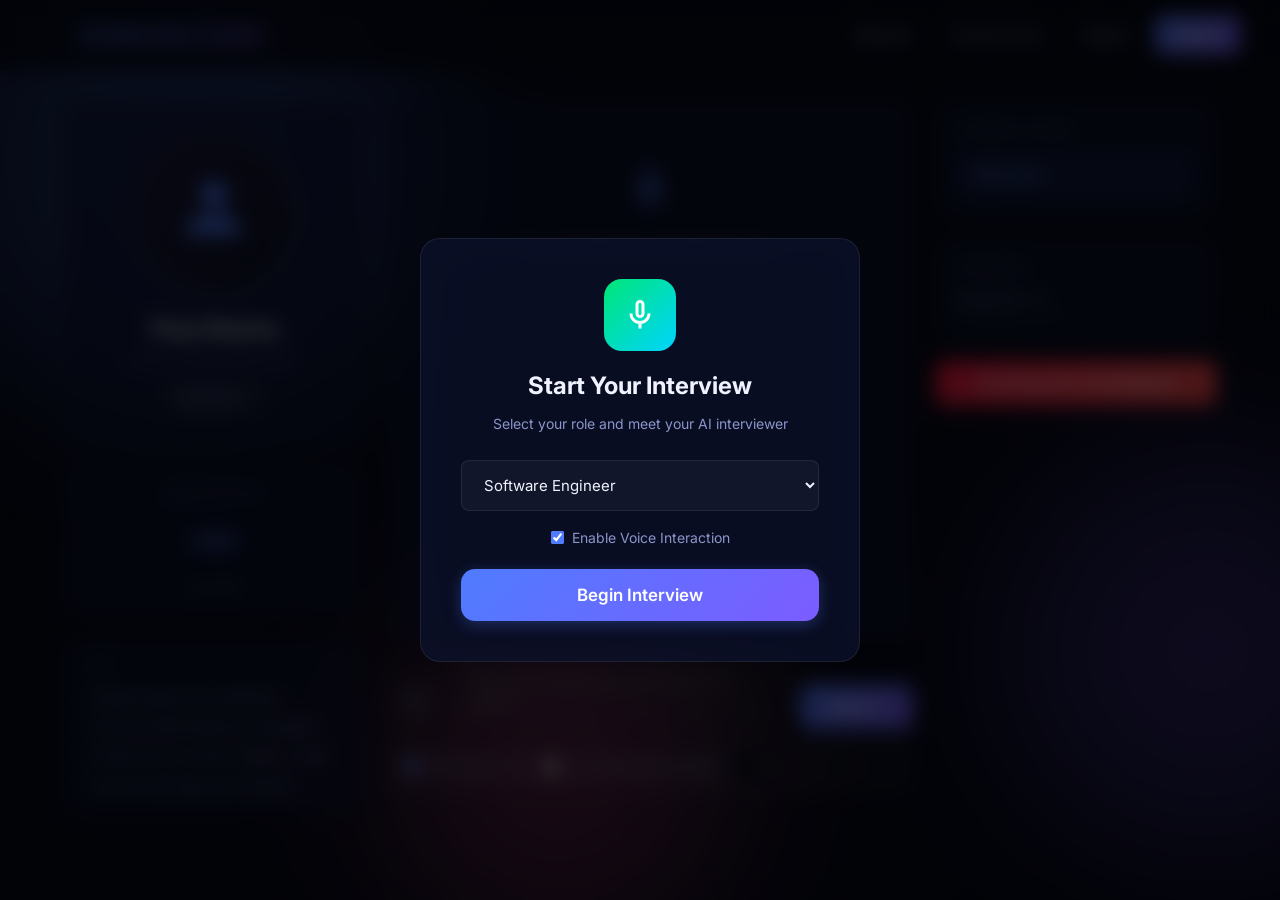
<file: templates/interview.html>
<!DOCTYPE html>
<html lang="en">

<head>
    <meta charset="UTF-8">
    <meta name="viewport" content="width=device-width, initial-scale=1.0">
    <title>AI Interview — AI Interview Coach</title>
    <link rel="stylesheet" href="/static/style.css">
    <style>
        .interview-layout {
            display: grid;
            grid-template-columns: 300px 1fr 280px;
            gap: 24px;
            min-height: calc(100vh - 160px);
        }

        /* ===== AI Avatar Panel (Left) ===== */
        .avatar-panel {
            display: flex;
            flex-direction: column;
            align-items: center;
            gap: 20px;
        }

        .avatar-card {
            text-align: center;
            padding: 32px 24px;
            width: 100%;
        }

        .avatar-ring {
            width: 160px;
            height: 160px;
            border-radius: 50%;
            margin: 0 auto 20px;
            position: relative;
            display: flex;
            align-items: center;
            justify-content: center;
            background: linear-gradient(135deg, #1a1a3e, #0d1329);
            border: 3px solid var(--border-glass);
            overflow: hidden;
            transition: all 0.5s var(--ease-out);
        }

        .avatar-ring.speaking {
            border-color: var(--accent-blue);
            box-shadow: 0 0 40px rgba(79, 124, 255, 0.4), 0 0 80px rgba(79, 124, 255, 0.15);
            animation: avatarPulse 1.5s infinite;
        }

        .avatar-ring.listening {
            border-color: var(--accent-green);
            box-shadow: 0 0 40px rgba(0, 230, 118, 0.4), 0 0 80px rgba(0, 230, 118, 0.15);
        }

        @keyframes avatarPulse {

            0%,
            100% {
                transform: scale(1);
            }

            50% {
                transform: scale(1.03);
            }
        }

        .avatar-face {
            font-size: 80px;
            line-height: 1;
            user-select: none;
        }

        .avatar-face svg {
            width: 80px;
            height: 80px;
            fill: var(--accent-blue);
        }

        .avatar-name {
            font-size: 20px;
            font-weight: 700;
            margin-bottom: 4px;
        }

        .avatar-title {
            font-size: 13px;
            color: var(--text-muted);
            margin-bottom: 12px;
        }

        .avatar-status {
            display: inline-flex;
            align-items: center;
            gap: 6px;
            padding: 6px 14px;
            border-radius: var(--radius-xl);
            font-size: 12px;
            font-weight: 600;
        }

        .avatar-status.speaking {
            background: rgba(79, 124, 255, 0.15);
            color: var(--accent-blue);
        }

        .avatar-status.listening {
            background: rgba(0, 230, 118, 0.15);
            color: var(--accent-green);
        }

        .avatar-status.waiting {
            background: rgba(255, 255, 255, 0.05);
            color: var(--text-muted);
        }

        .status-dot {
            width: 8px;
            height: 8px;
            border-radius: 50%;
            background: currentColor;
            animation: pulse 1.5s infinite;
        }

        /* Sound wave visualizer */
        .sound-wave {
            display: flex;
            align-items: center;
            justify-content: center;
            gap: 3px;
            height: 40px;
            margin: 16px 0;
        }

        .sound-wave .bar {
            width: 4px;
            border-radius: 2px;
            background: var(--accent-blue);
            transition: height 0.1s;
            animation: none;
        }

        .sound-wave.active .bar {
            animation: soundBar 0.5s infinite ease-in-out;
        }

        .sound-wave.active .bar:nth-child(1) {
            animation-delay: 0s;
        }

        .sound-wave.active .bar:nth-child(2) {
            animation-delay: 0.1s;
        }

        .sound-wave.active .bar:nth-child(3) {
            animation-delay: 0.2s;
        }

        .sound-wave.active .bar:nth-child(4) {
            animation-delay: 0.3s;
        }

        .sound-wave.active .bar:nth-child(5) {
            animation-delay: 0.15s;
        }

        .sound-wave.active .bar:nth-child(6) {
            animation-delay: 0.25s;
        }

        .sound-wave.active .bar:nth-child(7) {
            animation-delay: 0.05s;
        }

        @keyframes soundBar {

            0%,
            100% {
                height: 8px;
            }

            50% {
                height: 32px;
            }
        }

        /* ===== Chat Panel (Center) ===== */
        .chat-panel {
            display: flex;
            flex-direction: column;
        }

        .chat-container {
            flex: 1;
            overflow-y: auto;
            padding: 24px;
            border: 1px solid var(--border-glass);
            border-radius: var(--radius-lg);
            background: var(--bg-card);
            max-height: 60vh;
        }

        .chat-input-area {
            display: flex;
            gap: 12px;
            margin-top: 16px;
            align-items: flex-end;
        }

        .chat-input-area textarea {
            flex: 1;
            padding: 16px;
            background: var(--bg-glass);
            border: 1px solid var(--border-glass);
            border-radius: var(--radius-md);
            color: var(--text-primary);
            font-family: var(--font-main);
            font-size: 15px;
            resize: none;
            outline: none;
            min-height: 60px;
            max-height: 120px;
        }

        .chat-input-area textarea:focus {
            border-color: var(--accent-blue);
        }

        /* Mic button */
        .mic-btn {
            width: 52px;
            height: 52px;
            border-radius: 50%;
            display: flex;
            align-items: center;
            justify-content: center;
            font-size: 22px;
            cursor: pointer;
            border: 2px solid var(--border-glass);
            background: var(--bg-glass);
            color: var(--text-secondary);
            transition: all 0.3s;
            flex-shrink: 0;
        }

        .mic-btn:hover {
            border-color: var(--accent-green);
            color: var(--accent-green);
        }

        .mic-btn.recording {
            background: rgba(255, 23, 68, 0.2);
            border-color: var(--accent-red);
            color: var(--accent-red);
            animation: pulse 1s infinite;
        }

        /* ===== Sidebar (Right) ===== */
        .sidebar-panel .glass-card {
            margin-bottom: 16px;
            padding: 20px;
        }

        .round-indicator {
            display: flex;
            align-items: center;
            gap: 8px;
            padding: 12px 16px;
            border-radius: var(--radius-sm);
            font-weight: 600;
            font-size: 14px;
        }

        .round-hr {
            background: rgba(79, 124, 255, 0.1);
            color: var(--accent-blue);
        }

        .round-tech {
            background: rgba(124, 92, 255, 0.1);
            color: var(--accent-purple);
        }

        .eval-bar {
            height: 4px;
            border-radius: 2px;
            background: var(--bg-glass);
            margin-top: 6px;
        }

        .eval-bar-fill {
            height: 100%;
            border-radius: 2px;
            transition: width 0.5s var(--ease-out);
        }

        /* Role selection modal */
        .role-select-modal {
            position: fixed;
            inset: 0;
            background: rgba(0, 0, 0, 0.7);
            display: flex;
            align-items: center;
            justify-content: center;
            z-index: 9999;
            backdrop-filter: blur(10px);
        }

        .role-modal-card {
            width: 440px;
            padding: 40px;
            text-align: center;
        }

        /* Typing indicator */
        .typing-indicator {
            display: flex;
            gap: 4px;
            padding: 8px 0;
        }

        .typing-indicator span {
            width: 8px;
            height: 8px;
            border-radius: 50%;
            background: var(--text-muted);
            animation: pulse 1.4s infinite;
        }

        .typing-indicator span:nth-child(2) {
            animation-delay: 0.2s;
        }

        .typing-indicator span:nth-child(3) {
            animation-delay: 0.4s;
        }

        /* Voice control bar */
        .voice-controls {
            display: flex;
            align-items: center;
            gap: 12px;
            padding: 12px 16px;
            background: var(--bg-glass);
            border: 1px solid var(--border-glass);
            border-radius: var(--radius-sm);
            margin-top: 12px;
        }

        .voice-controls label {
            font-size: 13px;
            color: var(--text-secondary);
            display: flex;
            align-items: center;
            gap: 6px;
            cursor: pointer;
        }

        .voice-controls input[type="checkbox"] {
            accent-color: var(--accent-blue);
        }

        .voice-controls select {
            background: var(--bg-primary);
            color: var(--text-primary);
            border: 1px solid var(--border-glass);
            border-radius: 4px;
            padding: 4px 8px;
            font-size: 12px;
            font-family: var(--font-main);
        }

        @media (max-width: 1024px) {
            .interview-layout {
                grid-template-columns: 1fr;
            }

            .avatar-panel {
                order: -1;
            }

            .avatar-card {
                display: flex;
                align-items: center;
                gap: 20px;
                text-align: left;
                padding: 20px;
            }

            .avatar-ring {
                width: 80px;
                height: 80px;
                margin: 0;
                flex-shrink: 0;
            }

            .avatar-face {
                font-size: 40px;
            }
        }
    </style>
</head>

<body>

    <div class="bg-orbs">
        <div class="orb"></div>
        <div class="orb"></div>
        <div class="orb"></div>
    </div>

    <header class="navbar">
        <a href="/" class="logo"><span class="logo-icon"><svg viewBox="0 0 24 24">
                </svg></span> <span>AI Interview Coach</span></a>
        <nav>
            <a href="/upload_resume">Resume</a>
            <a href="/roles">Practice Test</a>
            <a href="/report">Report</a>
            <a href="/logout" class="btn-nav">Logout</a>
        </nav>
    </header>

    <!-- ===== Role Selection Modal ===== -->
    <div class="role-select-modal" id="role-modal">
        <div class="glass-card role-modal-card animate-fade-in">
            <div style="margin-bottom:16px;">
                <div class="icon-feature"
                    style="background:linear-gradient(135deg,#00e676,#00d4ff); width:72px; height:72px; border-radius:18px; margin:0 auto;">
                    <svg viewBox="0 0 24 24" style="width:36px;height:36px;">
                        <path
                            d="M12 14c1.66 0 3-1.34 3-3V5c0-1.66-1.34-3-3-3S9 3.34 9 5v6c0 1.66 1.34 3 3 3zm-1-9c0-.55.45-1 1-1s1 .45 1 1v6c0 .55-.45 1-1 1s-1-.45-1-1V5zm6 6c0 2.76-2.24 5-5 5s-5-2.24-5-5H5c0 3.53 2.61 6.43 6 6.92V21h2v-3.08c3.39-.49 6-3.39 6-6.92h-2z" />
                    </svg>
                </div>
            </div>
            <h2 style="margin-bottom:8px;">Start Your Interview</h2>
            <p style="color:var(--text-secondary); font-size:14px; margin-bottom:24px;">Select your role and meet your
                AI interviewer</p>
            <select id="interview-role" class="form-input" style="margin-bottom:16px;">
                <option value="software_engineer">Software Engineer</option>
                <option value="data_scientist">Data Scientist</option>
                <option value="data_analyst">Data Analyst</option>
                <option value="ai_engineer">AI Engineer</option>
                <option value="backend_engineer">Backend Engineer</option>
                <option value="frontend_engineer">Frontend Engineer</option>
                <option value="ml_engineer">ML Engineer</option>
                <option value="full_stack_developer">Full Stack Developer</option>
                <option value="devops_engineer">DevOps Engineer</option>
                <option value="cybersecurity_engineer">Cybersecurity Engineer</option>
            </select>
            <div style="margin-bottom:20px;">
                <label
                    style="display:flex; align-items:center; gap:8px; justify-content:center; font-size:14px; color:var(--text-secondary); cursor:pointer;">
                    <input type="checkbox" id="enable-voice-modal" checked style="accent-color:var(--accent-blue);">
                    Enable Voice Interaction
                </label>
            </div>
            <button class="btn btn-primary btn-lg" style="width:100%;" onclick="startInterview()">Begin
                Interview</button>
        </div>
    </div>

    <div class="page-container">
        <div class="interview-layout">

            <!-- ===== LEFT: AI Avatar Panel ===== -->
            <div class="avatar-panel">
                <div class="glass-card avatar-card">
                    <div class="avatar-ring" id="avatar-ring">
                        <div class="avatar-face" id="avatar-face"><svg viewBox="0 0 24 24">
                                <path
                                    d="M12 12c2.21 0 4-1.79 4-4s-1.79-4-4-4-4 1.79-4 4 1.79 4 4 4zm0 2c-2.67 0-8 1.34-8 4v2h16v-2c0-2.66-5.33-4-8-4z" />
                            </svg></div>
                    </div>
                    <div>
                        <div class="avatar-name" id="avatar-name">Priya Sharma</div>
                        <div class="avatar-title" id="avatar-title">Senior Technical Recruiter</div>
                        <div class="avatar-status waiting" id="avatar-status">
                            <div class="status-dot"></div>
                            <span id="status-text">Waiting...</span>
                        </div>
                    </div>
                </div>

                <!-- Sound Visualizer -->
                <div class="glass-card" style="padding:20px; width:100%; text-align:center;">
                    <div
                        style="font-size:11px; text-transform:uppercase; color:var(--text-muted); letter-spacing:1px; margin-bottom:12px;">
                        Audio Activity</div>
                    <div class="sound-wave" id="sound-wave">
                        <div class="bar" style="height:8px;"></div>
                        <div class="bar" style="height:12px;"></div>
                        <div class="bar" style="height:8px;"></div>
                        <div class="bar" style="height:20px;"></div>
                        <div class="bar" style="height:8px;"></div>
                        <div class="bar" style="height:16px;"></div>
                        <div class="bar" style="height:8px;"></div>
                    </div>
                    <div id="voice-status-text" style="font-size:12px; color:var(--text-muted); margin-top:8px;">Voice
                        idle</div>
                </div>

                <!-- Interview Tips -->
                <div class="glass-card" style="padding:20px; width:100%;">
                    <div
                        style="font-size:11px; text-transform:uppercase; color:var(--text-muted); letter-spacing:1px; margin-bottom:12px;">
                        Tips</div>
                    <div style="font-size:13px; color:var(--text-secondary); margin-bottom:8px;">• Speak clearly and
                        confidently</div>
                    <div style="font-size:13px; color:var(--text-secondary); margin-bottom:8px;">• Use the STAR method
                        for examples</div>
                    <div style="font-size:13px; color:var(--text-secondary); margin-bottom:8px;">• Click the mic or
                        press <kbd style="background:var(--bg-glass);padding:2px 6px;border-radius:4px;">Space</kbd> to
                        talk</div>
                    <div style="font-size:13px; color:var(--text-secondary);">• You can also type your answers</div>
                </div>
            </div>

            <!-- ===== CENTER: Chat Panel ===== -->
            <div class="chat-panel">
                <div class="chat-container" id="chat-container">
                    <div style="text-align:center; color:var(--text-muted); padding:40px;">
                        <div style="margin-bottom:12px;"><svg viewBox="0 0 24 24"
                                style="width:48px;height:48px;fill:var(--accent-blue);">
                                <path
                                    d="M12 14c1.66 0 3-1.34 3-3V5c0-1.66-1.34-3-3-3S9 3.34 9 5v6c0 1.66 1.34 3 3 3zm-1-9c0-.55.45-1 1-1s1 .45 1 1v6c0 .55-.45 1-1 1s-1-.45-1-1V5zm6 6c0 2.76-2.24 5-5 5s-5-2.24-5-5H5c0 3.53 2.61 6.43 6 6.92V21h2v-3.08c3.39-.49 6-3.39 6-6.92h-2z" />
                            </svg></div>
                        <p>Your AI interview will start shortly...</p>
                    </div>
                </div>

                <div class="chat-input-area">
                    <button class="mic-btn" id="mic-btn" onclick="toggleMic()"
                        title="Click to speak (or press Space)"><svg viewBox="0 0 24 24"
                            style="width:22px;height:22px;fill:currentColor;">
                            <path
                                d="M12 14c1.66 0 3-1.34 3-3V5c0-1.66-1.34-3-3-3S9 3.34 9 5v6c0 1.66 1.34 3 3 3zm5.3-3c0 3-2.54 5.1-5.3 5.1S6.7 14 6.7 11H5c0 3.41 2.72 6.23 6 6.72V21h2v-3.28c3.28-.48 6-3.3 6-6.72h-1.7z" />
                        </svg></button>
                    <textarea id="answer-input" placeholder="Type your answer or click the mic to speak..."
                        onkeydown="if(event.key==='Enter'&&!event.shiftKey){event.preventDefault();sendAnswer();}"></textarea>
                    <button class="btn btn-primary" onclick="sendAnswer()" id="send-btn">Send →</button>
                </div>

                <!-- Voice Controls -->
                <div class="voice-controls">
                    <label>
                        <input type="checkbox" id="voice-enabled" checked>
                        Interviewer Voice
                    </label>
                    <label>
                        <input type="checkbox" id="auto-listen">
                        Auto-listen after question
                    </label>
                    <select id="voice-select" title="Interviewer voice"></select>
                </div>
            </div>

            <!-- ===== RIGHT: Sidebar ===== -->
            <div class="sidebar-panel">
                <div class="glass-card">
                    <div
                        style="font-size:12px; text-transform:uppercase; color:var(--text-muted); letter-spacing:1px; margin-bottom:12px;">
                        Current Round</div>
                    <div class="round-indicator round-hr" id="round-display">HR Round</div>
                </div>

                <div class="glass-card">
                    <div
                        style="font-size:12px; text-transform:uppercase; color:var(--text-muted); letter-spacing:1px; margin-bottom:12px;">
                        Progress</div>
                    <div id="progress-text" style="font-size:14px; color:var(--text-secondary); margin-bottom:8px;">
                        Question 0 / 0</div>
                    <div class="progress-bar">
                        <div class="progress-fill" id="progress-fill" style="width:0%;"></div>
                    </div>
                </div>

                <div class="glass-card" id="last-eval" style="display:none;">
                    <div
                        style="font-size:12px; text-transform:uppercase; color:var(--text-muted); letter-spacing:1px; margin-bottom:12px;">
                        Last Answer Evaluation</div>
                    <div style="margin-bottom:8px;">
                        <span style="font-size:13px; color:var(--text-secondary);">Correctness</span>
                        <div class="eval-bar">
                            <div class="eval-bar-fill" id="eval-correct"
                                style="width:0%;background:var(--accent-blue);"></div>
                        </div>
                    </div>
                    <div style="margin-bottom:8px;">
                        <span style="font-size:13px; color:var(--text-secondary);">Communication</span>
                        <div class="eval-bar">
                            <div class="eval-bar-fill" id="eval-comm" style="width:0%;background:var(--accent-purple);">
                            </div>
                        </div>
                    </div>
                    <div id="eval-feedback"
                        style="font-size:13px; color:var(--text-secondary); margin-top:12px; padding:10px; background:var(--bg-glass); border-radius:var(--radius-sm);">
                    </div>
                </div>

                <button class="btn btn-danger" style="width:100%;" onclick="endInterview()" id="end-btn" disabled>
                    End Interview & Get Report
                </button>
            </div>
        </div>
    </div>

    <script>
        // =============================================
        // State
        // =============================================
        const chatContainer = document.getElementById('chat-container');
        const answerInput = document.getElementById('answer-input');
        const sendBtn = document.getElementById('send-btn');
        const endBtn = document.getElementById('end-btn');
        const micBtn = document.getElementById('mic-btn');
        const avatarRing = document.getElementById('avatar-ring');
        const avatarStatus = document.getElementById('avatar-status');
        const statusText = document.getElementById('status-text');
        const soundWave = document.getElementById('sound-wave');
        const voiceStatusText = document.getElementById('voice-status-text');

        let interviewActive = false;
        let isRecording = false;
        let recognition = null;
        let synth = window.speechSynthesis;
        let selectedVoice = null;

        // =============================================
        // AI Interviewer Personas
        // =============================================
        const INTERVIEWERS = [
            { name: "Priya Sharma", title: "Senior Technical Recruiter, Google" },
            { name: "Rahul Mehta", title: "Engineering Manager, Amazon" },
            { name: "Sarah Chen", title: "VP of Engineering, Microsoft" },
            { name: "Arjun Patel", title: "Director of Hiring, Meta" },
            { name: "Emily Rodriguez", title: "Tech Lead, Netflix" }
        ];

        function setRandomInterviewer() {
            const p = INTERVIEWERS[Math.floor(Math.random() * INTERVIEWERS.length)];
            document.getElementById('avatar-name').textContent = p.name;
            document.getElementById('avatar-title').textContent = p.title;
            return p;
        }

        // =============================================
        // Text-to-Speech (Interviewer speaks)
        // =============================================
        function loadVoices() {
            const voiceSelect = document.getElementById('voice-select');
            const voices = synth.getVoices();
            voiceSelect.innerHTML = '';

            // Prefer female English voices for a professional feel
            const preferred = voices.filter(v => v.lang.startsWith('en'));
            const all = preferred.length ? preferred : voices;

            all.forEach((v, i) => {
                const opt = document.createElement('option');
                opt.value = i;
                opt.textContent = v.name.substring(0, 30) + ' (' + v.lang + ')';
                voiceSelect.appendChild(opt);

                // Auto-select a female voice if available
                if (!selectedVoice && (v.name.toLowerCase().includes('female') || v.name.toLowerCase().includes('zira') || v.name.toLowerCase().includes('samantha') || v.name.toLowerCase().includes('google'))) {
                    selectedVoice = v;
                    opt.selected = true;
                }
            });

            if (!selectedVoice && all.length) selectedVoice = all[0];

            voiceSelect.addEventListener('change', () => {
                selectedVoice = voices[parseInt(voiceSelect.value)];
            });
        }

        if (synth.onvoiceschanged !== undefined) {
            synth.onvoiceschanged = loadVoices;
        }
        loadVoices();

        function speak(text, callback) {
            if (!document.getElementById('voice-enabled').checked) {
                if (callback) callback();
                return;
            }

            // Cancel any ongoing speech
            synth.cancel();

            const utterance = new SpeechSynthesisUtterance(text);
            if (selectedVoice) utterance.voice = selectedVoice;
            utterance.rate = 0.95;
            utterance.pitch = 1.05;
            utterance.volume = 1;

            // Visual state: speaking
            setAvatarState('speaking');
            soundWave.classList.add('active');
            voiceStatusText.textContent = 'Interviewer is speaking...';

            utterance.onend = () => {
                setAvatarState('waiting');
                soundWave.classList.remove('active');
                voiceStatusText.textContent = 'Voice idle';

                // Auto-listen after question if enabled
                if (document.getElementById('auto-listen').checked && interviewActive) {
                    setTimeout(() => startListening(), 500);
                }
                if (callback) callback();
            };

            utterance.onerror = () => {
                setAvatarState('waiting');
                soundWave.classList.remove('active');
                if (callback) callback();
            };

            synth.speak(utterance);
        }

        // =============================================
        // Speech-to-Text (Candidate speaks)
        // =============================================
        function initSpeechRecognition() {
            const SpeechRecognition = window.SpeechRecognition || window.webkitSpeechRecognition;
            if (!SpeechRecognition) {
                console.warn('Speech Recognition not supported');
                micBtn.title = 'Speech recognition not supported in this browser';
                micBtn.style.opacity = '0.4';
                return;
            }

            recognition = new SpeechRecognition();
            recognition.continuous = true;
            recognition.interimResults = true;
            recognition.lang = 'en-US';

            recognition.onresult = (event) => {
                let finalTranscript = '';
                let interimTranscript = '';

                for (let i = event.resultIndex; i < event.results.length; i++) {
                    if (event.results[i].isFinal) {
                        finalTranscript += event.results[i][0].transcript;
                    } else {
                        interimTranscript += event.results[i][0].transcript;
                    }
                }

                if (finalTranscript) {
                    answerInput.value += finalTranscript + ' ';
                }
                // Show interim in a subtle way
                if (interimTranscript) {
                    voiceStatusText.textContent = 'Hearing: ' + interimTranscript.substring(0, 60) + '...';
                }
            };

            recognition.onend = () => {
                if (isRecording) {
                    // Restart if user hasn't stopped
                    try { recognition.start(); } catch (e) { }
                }
            };

            recognition.onerror = (e) => {
                if (e.error !== 'no-speech') {
                    console.warn('Speech recognition error:', e.error);
                }
            };
        }

        function startListening() {
            if (!recognition) return;
            isRecording = true;
            micBtn.classList.add('recording');
            micBtn.innerHTML = '<svg viewBox="0 0 24 24" style="width:22px;height:22px;fill:currentColor;"><path d="M6 6h12v12H6z"/></svg>';
            setAvatarState('listening');
            soundWave.classList.add('active');
            soundWave.querySelectorAll('.bar').forEach(b => b.style.background = 'var(--accent-green)');
            voiceStatusText.textContent = 'Listening... Speak now!';
            try { recognition.start(); } catch (e) { }
        }

        function stopListening() {
            isRecording = false;
            micBtn.classList.remove('recording');
            micBtn.innerHTML = '<svg viewBox="0 0 24 24" style="width:22px;height:22px;fill:currentColor;"><path d="M12 14c1.66 0 3-1.34 3-3V5c0-1.66-1.34-3-3-3S9 3.34 9 5v6c0 1.66 1.34 3 3 3zm5.3-3c0 3-2.54 5.1-5.3 5.1S6.7 14 6.7 11H5c0 3.41 2.72 6.23 6 6.72V21h2v-3.28c3.28-.48 6-3.3 6-6.72h-1.7z"/></svg>';
            setAvatarState('waiting');
            soundWave.classList.remove('active');
            soundWave.querySelectorAll('.bar').forEach(b => b.style.background = 'var(--accent-blue)');
            voiceStatusText.textContent = 'Voice idle';
            if (recognition) {
                try { recognition.stop(); } catch (e) { }
            }
        }

        function toggleMic() {
            if (isRecording) {
                stopListening();
            } else {
                startListening();
            }
        }

        // Spacebar shortcut for mic toggle
        document.addEventListener('keydown', (e) => {
            if (e.code === 'Space' && document.activeElement !== answerInput) {
                e.preventDefault();
                toggleMic();
            }
        });

        // =============================================
        // Avatar State Management
        // =============================================
        function setAvatarState(state) {
            avatarRing.className = 'avatar-ring ' + state;
            avatarStatus.className = 'avatar-status ' + state;
            if (state === 'speaking') {
                statusText.textContent = 'Speaking...';
            } else if (state === 'listening') {
                statusText.textContent = 'Listening...';
            } else {
                statusText.textContent = 'Waiting...';
            }
        }

        // =============================================
        // Chat Functions
        // =============================================
        function addBubble(text, type, header) {
            const bubble = document.createElement('div');
            bubble.className = 'chat-bubble ' + type;
            bubble.innerHTML = '<div class="bubble-header">' + header + '</div><div>' + text + '</div>';
            chatContainer.appendChild(bubble);
            chatContainer.scrollTop = chatContainer.scrollHeight;
        }

        function addTypingIndicator() {
            const el = document.createElement('div');
            el.className = 'chat-bubble interviewer';
            el.id = 'typing';
            el.innerHTML = '<div class="typing-indicator"><span></span><span></span><span></span></div>';
            chatContainer.appendChild(el);
            chatContainer.scrollTop = chatContainer.scrollHeight;
        }

        function removeTypingIndicator() {
            const el = document.getElementById('typing');
            if (el) el.remove();
        }

        function updateProgress(info) {
            if (!info) return;
            const answered = info.questions_answered || 0;
            const total = (info.total_hr_questions || 0) + (info.total_tech_questions || 0);
            document.getElementById('progress-text').textContent = 'Question ' + answered + ' / ' + total;
            document.getElementById('progress-fill').style.width = (total ? (answered / total * 100) : 0) + '%';
        }

        function updateRound(round) {
            const el = document.getElementById('round-display');
            if (round && round.includes('Technical')) {
                el.className = 'round-indicator round-tech';
                el.innerHTML = 'Technical Round';
            } else {
                el.className = 'round-indicator round-hr';
                el.innerHTML = 'HR Round';
            }
        }

        function updateEvaluation(evaluation) {
            document.getElementById('last-eval').style.display = 'block';
            document.getElementById('eval-correct').style.width = (evaluation.correctness_score || 0) + '%';
            document.getElementById('eval-comm').style.width = (evaluation.communication_score || 0) + '%';
            document.getElementById('eval-feedback').textContent = evaluation.feedback || '';
        }

        // =============================================
        // Interview Session
        // =============================================
        async function startInterview() {
            const role = document.getElementById('interview-role').value;
            const voiceCheck = document.getElementById('enable-voice-modal');
            document.getElementById('voice-enabled').checked = voiceCheck.checked;

            document.getElementById('role-modal').style.display = 'none';
            setRandomInterviewer();
            initSpeechRecognition();

            chatContainer.innerHTML = '';
            addTypingIndicator();

            const interviewer = document.getElementById('avatar-name').textContent;

            try {
                const res = await fetch('/api/interview/start', {
                    method: 'POST',
                    headers: { 'Content-Type': 'application/json' },
                    body: JSON.stringify({ role: role })
                });
                const data = await res.json();
                removeTypingIndicator();

                if (data.question) {
                    const greeting = "Hello! I'm " + interviewer + ". Welcome to your interview today. Let's begin.";
                    addBubble(greeting, 'interviewer', interviewer);

                    // Speak the greeting, then the question
                    speak(greeting, () => {
                        setTimeout(() => {
                            addBubble(data.question.question, 'interviewer', data.question.round || 'Interviewer');
                            speak(data.question.question);
                            updateRound(data.question.round);
                        }, 800);
                    });
                }
                updateProgress(data.session_info);
                interviewActive = true;
                endBtn.disabled = false;
            } catch (e) {
                removeTypingIndicator();
                addBubble('Error starting interview. Please try again.', 'interviewer', 'System');
            }
        }

        async function sendAnswer() {
            if (!interviewActive) return;
            const answer = answerInput.value.trim();
            if (!answer) return;

            // Stop mic if recording
            if (isRecording) stopListening();
            synth.cancel(); // Stop any ongoing speech

            addBubble(answer, 'candidate', 'You');
            answerInput.value = '';
            sendBtn.disabled = true;

            addTypingIndicator();
            setAvatarState('waiting');

            try {
                const res = await fetch('/api/interview/respond', {
                    method: 'POST',
                    headers: { 'Content-Type': 'application/json' },
                    body: JSON.stringify({ answer: answer })
                });
                const data = await res.json();
                removeTypingIndicator();

                if (data.evaluation) {
                    updateEvaluation(data.evaluation);
                }

                if (data.next_question) {
                    updateRound(data.next_question.round);
                    setTimeout(() => {
                        const interviewer = document.getElementById('avatar-name').textContent;
                        addBubble(data.next_question.question, 'interviewer', interviewer);
                        speak(data.next_question.question);
                    }, 600);
                } else {
                    const endMsg = 'Thank you for your time! The interview is now complete. Click "End Interview" to see your detailed report.';
                    addBubble(endMsg, 'interviewer', 'Interviewer');
                    speak(endMsg);
                    interviewActive = false;
                }

                updateProgress(data.session_info);

            } catch (e) {
                removeTypingIndicator();
                addBubble('Error processing your answer. Please try again.', 'interviewer', 'System');
            }

            sendBtn.disabled = false;
        }

        async function endInterview() {
            if (isRecording) stopListening();
            synth.cancel();
            addTypingIndicator();

            try {
                const res = await fetch('/api/interview/end', { method: 'POST' });
                const data = await res.json();
                removeTypingIndicator();

                interviewActive = false;
                answerInput.disabled = true;
                sendBtn.disabled = true;

                const summary = 'Interview complete! You answered ' + data.summary.total_questions + ' questions. ' +
                    'Your average score is ' + data.summary.avg_overall + ' out of 100.';

                addBubble(
                    summary + '<br><a href="/report" class="btn btn-primary" style="margin-top:12px;">View Full Report →</a>',
                    'interviewer', 'Results'
                );
                speak(summary);
            } catch (e) {
                removeTypingIndicator();
                addBubble('Error ending interview.', 'interviewer', 'System');
            }
        }
    </script>

</body>

</html>
</file>
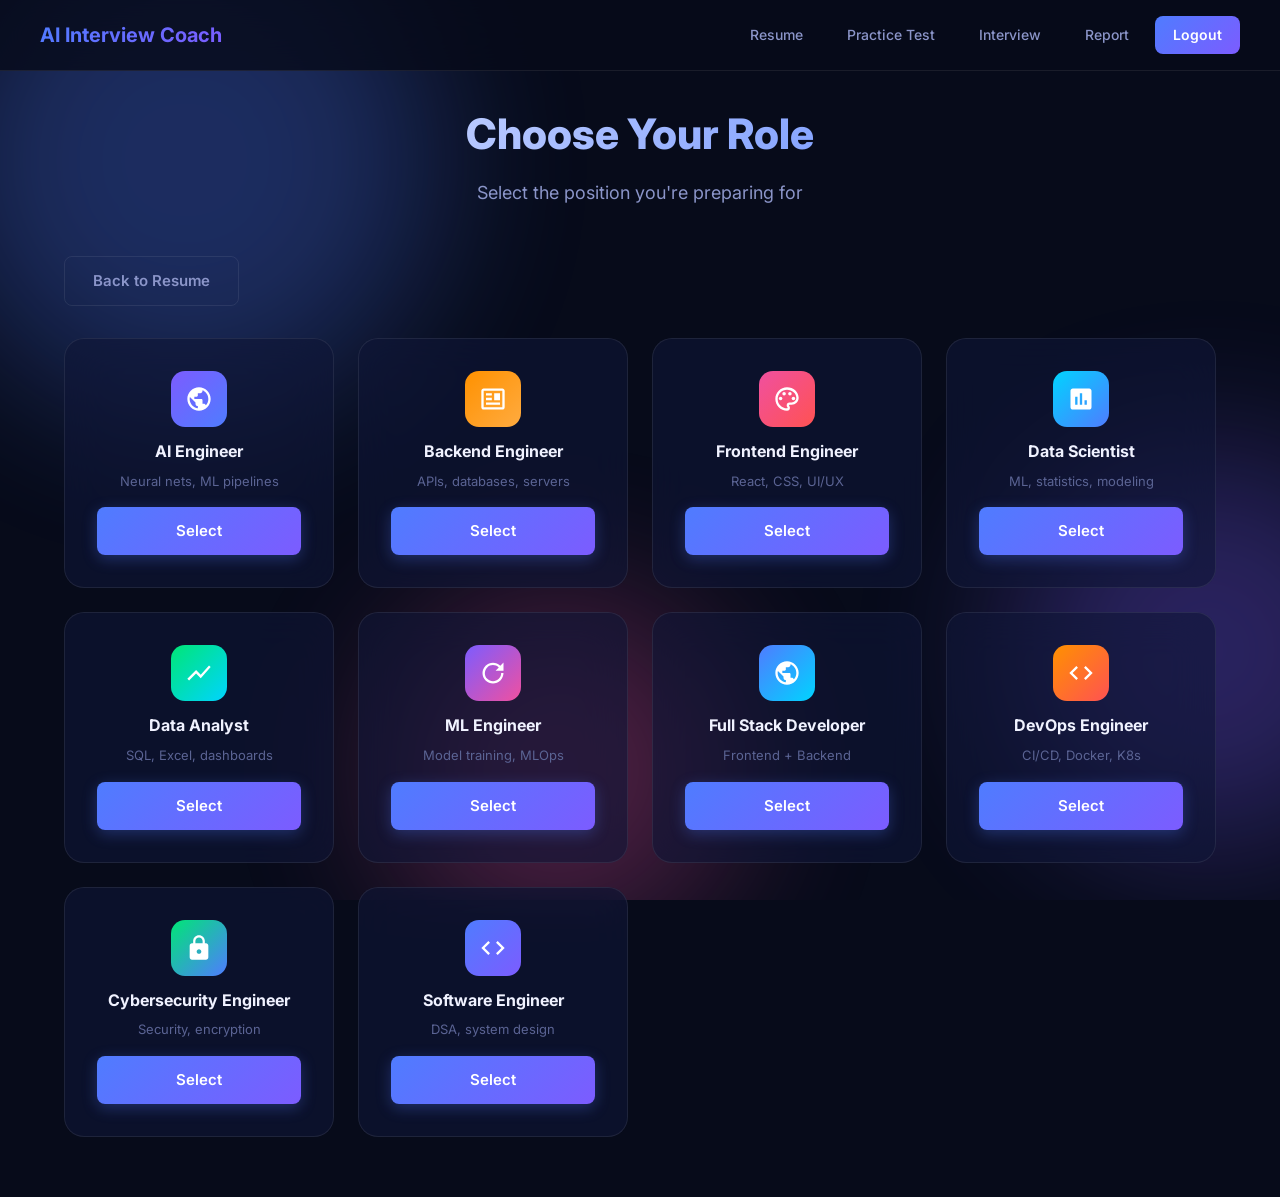
<file: templates/role_select.html>
<!DOCTYPE html>
<html lang="en">

<head>
    <meta charset="UTF-8">
    <meta name="viewport" content="width=device-width, initial-scale=1.0">
    <title>Select Role - AI Interview Coach</title>
    <link rel="stylesheet" href="/static/style.css">
    <style>
        .role-card {
            text-align: center;
            cursor: pointer;
        }

        .role-card h3 {
            font-size: 16px;
            font-weight: 700;
            margin-bottom: 6px;
        }

        .role-card p {
            font-size: 13px;
            color: var(--text-muted);
            margin-bottom: 16px;
        }

        .role-card .btn {
            width: 100%;
        }
    </style>
</head>

<body>

    <div class="bg-orbs">
        <div class="orb"></div>
        <div class="orb"></div>
        <div class="orb"></div>
    </div>

    <header class="navbar">
        <a href="/" class="logo">
            <span>AI Interview Coach</span>
        </a>
        <nav>
            <a href="/upload_resume">Resume</a>
            <a href="/roles">Practice Test</a>
            <a href="/interview">Interview</a>
            <a href="/report">Report</a>
            <a href="/logout" class="btn-nav">Logout</a>
        </nav>
    </header>

    <div class="page-container">
        <div class="page-header animate-fade-in">
            <h1>Choose Your Role</h1>
            <p>Select the position you're preparing for</p>
        </div>

        <a href="/upload_resume" class="btn btn-outline" style="margin-bottom:32px;">Back to Resume</a>

        <div class="grid-4">
            <div class="glass-card role-card animate-fade-in animate-delay-1">
                <div class="icon-role" style="background:linear-gradient(135deg,#7c5cff,#4f7cff);">
                    <svg viewBox="0 0 24 24">
                        <path
                            d="M12 2C6.48 2 2 6.48 2 12s4.48 10 10 10 10-4.48 10-10S17.52 2 12 2zm-1 17.93c-3.95-.49-7-3.85-7-7.93 0-.62.08-1.21.21-1.79L9 15v1c0 1.1.9 2 2 2v1.93zm6.9-2.54c-.26-.81-1-1.39-1.9-1.39h-1v-3c0-.55-.45-1-1-1H8v-2h2c.55 0 1-.45 1-1V7h2c1.1 0 2-.9 2-2v-.41c2.93 1.19 5 4.06 5 7.41 0 2.08-.8 3.97-2.1 5.39z" />
                    </svg>
                </div>
                <h3>AI Engineer</h3>
                <p>Neural nets, ML pipelines</p>
                <a href="/difficulty?role=ai_engineer" class="btn btn-primary">Select</a>
            </div>

            <div class="glass-card role-card animate-fade-in animate-delay-1">
                <div class="icon-role" style="background:linear-gradient(135deg,#ff9100,#ffab40);">
                    <svg viewBox="0 0 24 24">
                        <path
                            d="M20 3H4c-1.1 0-2 .9-2 2v14c0 1.1.9 2 2 2h16c1.1 0 2-.9 2-2V5c0-1.1-.9-2-2-2zm0 16H4V5h16v14zM6 7h5v2H6V7zm0 4h5v2H6v-2zm0 4h12v2H6v-2zm7-8h5v6h-5V7z" />
                    </svg>
                </div>
                <h3>Backend Engineer</h3>
                <p>APIs, databases, servers</p>
                <a href="/difficulty?role=backend_engineer" class="btn btn-primary">Select</a>
            </div>

            <div class="glass-card role-card animate-fade-in animate-delay-2">
                <div class="icon-role" style="background:linear-gradient(135deg,#f050a0,#ff5252);">
                    <svg viewBox="0 0 24 24">
                        <path
                            d="M12 22C6.49 22 2 17.51 2 12S6.49 2 12 2s10 4.04 10 9c0 3.31-2.69 6-6 6h-1.77c-.28 0-.5.22-.5.5 0 .12.05.23.13.33.41.47.64 1.06.64 1.67A2.5 2.5 0 0 1 12 22zm0-18c-4.41 0-8 3.59-8 8s3.59 8 8 8c.28 0 .5-.22.5-.5a.54.54 0 0 0-.14-.35c-.41-.46-.63-1.05-.63-1.65a2.5 2.5 0 0 1 2.5-2.5H16c2.21 0 4-1.79 4-4 0-3.86-3.59-7-8-7z" />
                        <circle cx="6.5" cy="11.5" r="1.5" />
                        <circle cx="9.5" cy="7.5" r="1.5" />
                        <circle cx="14.5" cy="7.5" r="1.5" />
                        <circle cx="17.5" cy="11.5" r="1.5" />
                    </svg>
                </div>
                <h3>Frontend Engineer</h3>
                <p>React, CSS, UI/UX</p>
                <a href="/difficulty?role=frontend_engineer" class="btn btn-primary">Select</a>
            </div>

            <div class="glass-card role-card animate-fade-in animate-delay-2">
                <div class="icon-role" style="background:linear-gradient(135deg,#00d4ff,#4f7cff);">
                    <svg viewBox="0 0 24 24">
                        <path
                            d="M19 3H5c-1.1 0-2 .9-2 2v14c0 1.1.9 2 2 2h14c1.1 0 2-.9 2-2V5c0-1.1-.9-2-2-2zM9 17H7v-7h2v7zm4 0h-2V7h2v10zm4 0h-2v-4h2v4z" />
                    </svg>
                </div>
                <h3>Data Scientist</h3>
                <p>ML, statistics, modeling</p>
                <a href="/difficulty?role=data_scientist" class="btn btn-primary">Select</a>
            </div>

            <div class="glass-card role-card animate-fade-in animate-delay-3">
                <div class="icon-role" style="background:linear-gradient(135deg,#00e676,#00d4ff);">
                    <svg viewBox="0 0 24 24">
                        <path d="M3.5 18.49l6-6.01 4 4L22 6.92l-1.41-1.41-7.09 7.97-4-4L2 16.99z" />
                    </svg>
                </div>
                <h3>Data Analyst</h3>
                <p>SQL, Excel, dashboards</p>
                <a href="/difficulty?role=data_analyst" class="btn btn-primary">Select</a>
            </div>

            <div class="glass-card role-card animate-fade-in animate-delay-3">
                <div class="icon-role" style="background:linear-gradient(135deg,#7c5cff,#f050a0);">
                    <svg viewBox="0 0 24 24">
                        <path
                            d="M21 10.12h-6.78l2.74-2.82c-2.73-2.7-7.15-2.8-9.88-.1-2.73 2.71-2.73 7.08 0 9.79s7.15 2.71 9.88 0C18.32 15.65 19 14.08 19 12.1h2c0 1.98-.88 4.55-2.64 6.29-3.51 3.48-9.21 3.48-12.72 0-3.5-3.47-3.5-9.11 0-12.58 3.51-3.47 9.14-3.49 12.65-.06L21 2.97v7.15z" />
                    </svg>
                </div>
                <h3>ML Engineer</h3>
                <p>Model training, MLOps</p>
                <a href="/difficulty?role=ml_engineer" class="btn btn-primary">Select</a>
            </div>

            <div class="glass-card role-card animate-fade-in animate-delay-4">
                <div class="icon-role" style="background:linear-gradient(135deg,#4f7cff,#00d4ff);">
                    <svg viewBox="0 0 24 24">
                        <path
                            d="M12 2C6.48 2 2 6.48 2 12s4.48 10 10 10 10-4.48 10-10S17.52 2 12 2zm-1 17.93c-3.95-.49-7-3.85-7-7.93 0-.62.08-1.21.21-1.79L9 15v1c0 1.1.9 2 2 2v1.93zm6.9-2.54c-.26-.81-1-1.39-1.9-1.39h-1v-3c0-.55-.45-1-1-1H8v-2h2c.55 0 1-.45 1-1V7h2c1.1 0 2-.9 2-2v-.41c2.93 1.19 5 4.06 5 7.41 0 2.08-.8 3.97-2.1 5.39z" />
                    </svg>
                </div>
                <h3>Full Stack Developer</h3>
                <p>Frontend + Backend</p>
                <a href="/difficulty?role=full_stack_developer" class="btn btn-primary">Select</a>
            </div>

            <div class="glass-card role-card animate-fade-in animate-delay-4">
                <div class="icon-role" style="background:linear-gradient(135deg,#ff9100,#ff5252);">
                    <svg viewBox="0 0 24 24">
                        <path
                            d="M9.4 16.6L4.8 12l4.6-4.6L8 6l-6 6 6 6 1.4-1.4zm5.2 0l4.6-4.6-4.6-4.6L16 6l6 6-6 6-1.4-1.4z" />
                    </svg>
                </div>
                <h3>DevOps Engineer</h3>
                <p>CI/CD, Docker, K8s</p>
                <a href="/difficulty?role=devops_engineer" class="btn btn-primary">Select</a>
            </div>

            <div class="glass-card role-card animate-fade-in animate-delay-5">
                <div class="icon-role" style="background:linear-gradient(135deg,#00e676,#4f7cff);">
                    <svg viewBox="0 0 24 24">
                        <path
                            d="M18 8h-1V6c0-2.76-2.24-5-5-5S7 3.24 7 6v2H6c-1.1 0-2 .9-2 2v10c0 1.1.9 2 2 2h12c1.1 0 2-.9 2-2V10c0-1.1-.9-2-2-2zm-6 9c-1.1 0-2-.9-2-2s.9-2 2-2 2 .9 2 2-.9 2-2 2zm3.1-9H8.9V6c0-1.71 1.39-3.1 3.1-3.1 1.71 0 3.1 1.39 3.1 3.1v2z" />
                    </svg>
                </div>
                <h3>Cybersecurity Engineer</h3>
                <p>Security, encryption</p>
                <a href="/difficulty?role=cybersecurity_engineer" class="btn btn-primary">Select</a>
            </div>

            <div class="glass-card role-card animate-fade-in animate-delay-5">
                <div class="icon-role" style="background:linear-gradient(135deg,#4f7cff,#7c5cff);">
                    <svg viewBox="0 0 24 24">
                        <path
                            d="M9.4 16.6L4.8 12l4.6-4.6L8 6l-6 6 6 6 1.4-1.4zm5.2 0l4.6-4.6-4.6-4.6L16 6l6 6-6 6-1.4-1.4z" />
                    </svg>
                </div>
                <h3>Software Engineer</h3>
                <p>DSA, system design</p>
                <a href="/difficulty?role=software_engineer" class="btn btn-primary">Select</a>
            </div>
        </div>
    </div>

</body>

</html>
</file>
<file: static/style.css>
/* ================================================================
   AI Interview Coach — Global Design System
   ================================================================
   Premium dark glassmorphism theme with Inter font,
   gradient accents, and micro-animations.
   ================================================================ */

/* ---------- Google Font ---------- */
@import url('https://fonts.googleapis.com/css2?family=Inter:wght@300;400;500;600;700;800;900&display=swap');

/* ---------- CSS Custom Properties ---------- */
:root {
  /* Colors */
  --bg-primary: #070b1a;
  --bg-secondary: #0d1329;
  --bg-card: rgba(15, 23, 55, 0.6);
  --bg-glass: rgba(255, 255, 255, 0.04);
  --border-glass: rgba(255, 255, 255, 0.08);

  --text-primary: #f0f2ff;
  --text-secondary: #8b95c9;
  --text-muted: #5b6494;

  --accent-blue: #4f7cff;
  --accent-purple: #7c5cff;
  --accent-cyan: #00d4ff;
  --accent-green: #00e676;
  --accent-orange: #ff9100;
  --accent-red: #ff1744;
  --accent-pink: #f050a0;

  --gradient-primary: linear-gradient(135deg, #4f7cff, #7c5cff);
  --gradient-hero: linear-gradient(135deg, #070b1a 0%, #0d1329 40%, #121a42 100%);
  --gradient-card: linear-gradient(135deg, rgba(79,124,255,0.1), rgba(124,92,255,0.05));
  --gradient-glow: radial-gradient(circle at 50% 0%, rgba(79,124,255,0.15) 0%, transparent 60%);

  /* Typography */
  --font-main: 'Inter', -apple-system, BlinkMacSystemFont, sans-serif;

  /* Spacing */
  --radius-sm: 8px;
  --radius-md: 14px;
  --radius-lg: 20px;
  --radius-xl: 28px;
  --radius-full: 50%;

  /* Shadows */
  --shadow-sm: 0 2px 8px rgba(0,0,0,0.3);
  --shadow-md: 0 8px 32px rgba(0,0,0,0.4);
  --shadow-lg: 0 16px 48px rgba(0,0,0,0.5);
  --shadow-glow: 0 0 30px rgba(79,124,255,0.2);

  /* Transitions */
  --ease-out: cubic-bezier(0.22, 1, 0.36, 1);
}

/* ---------- Reset & Base ---------- */
*, *::before, *::after { box-sizing: border-box; margin: 0; padding: 0; }

html { scroll-behavior: smooth; }

body {
  font-family: var(--font-main);
  background: var(--bg-primary);
  color: var(--text-primary);
  line-height: 1.6;
  min-height: 100vh;
  overflow-x: hidden;
  -webkit-font-smoothing: antialiased;
}

a { color: var(--accent-blue); text-decoration: none; transition: color 0.2s; }
a:hover { color: var(--accent-cyan); }

/* ---------- Animated Background Orbs ---------- */
.bg-orbs {
  position: fixed;
  inset: 0;
  pointer-events: none;
  z-index: 0;
  overflow: hidden;
}
.bg-orbs .orb {
  position: absolute;
  border-radius: 50%;
  filter: blur(80px);
  opacity: 0.3;
  animation: orbFloat 20s infinite ease-in-out;
}
.bg-orbs .orb:nth-child(1) {
  width: 500px; height: 500px;
  background: var(--accent-blue);
  top: -10%; left: -5%;
}
.bg-orbs .orb:nth-child(2) {
  width: 400px; height: 400px;
  background: var(--accent-purple);
  top: 50%; right: -10%;
  animation-delay: -7s;
}
.bg-orbs .orb:nth-child(3) {
  width: 350px; height: 350px;
  background: var(--accent-pink);
  bottom: -5%; left: 30%;
  animation-delay: -14s;
}

@keyframes orbFloat {
  0%, 100% { transform: translate(0, 0) scale(1); }
  33% { transform: translate(40px, -30px) scale(1.05); }
  66% { transform: translate(-20px, 20px) scale(0.95); }
}

/* ---------- Navbar ---------- */
.navbar {
  position: fixed;
  top: 0; left: 0; right: 0;
  z-index: 1000;
  display: flex;
  align-items: center;
  justify-content: space-between;
  padding: 16px 40px;
  background: rgba(7, 11, 26, 0.8);
  backdrop-filter: blur(20px);
  border-bottom: 1px solid var(--border-glass);
}
.navbar .logo {
  font-size: 20px;
  font-weight: 700;
  color: var(--text-primary);
  display: flex;
  align-items: center;
  gap: 8px;
}
.navbar .logo span {
  background: var(--gradient-primary);
  -webkit-background-clip: text;
  -webkit-text-fill-color: transparent;
}
.navbar nav { display: flex; gap: 8px; align-items: center; }
.navbar nav a {
  padding: 8px 18px;
  border-radius: var(--radius-sm);
  color: var(--text-secondary);
  font-size: 14px;
  font-weight: 500;
  transition: all 0.2s;
}
.navbar nav a:hover { color: var(--text-primary); background: var(--bg-glass); }
.navbar nav a.btn-nav {
  background: var(--gradient-primary);
  color: white;
  font-weight: 600;
}

/* ---------- Glass Card ---------- */
.glass-card {
  background: var(--bg-card);
  backdrop-filter: blur(20px);
  border: 1px solid var(--border-glass);
  border-radius: var(--radius-lg);
  padding: 32px;
  transition: transform 0.3s var(--ease-out), box-shadow 0.3s var(--ease-out);
}
.glass-card:hover {
  transform: translateY(-4px);
  box-shadow: var(--shadow-glow);
}

/* ---------- Buttons ---------- */
.btn {
  display: inline-flex;
  align-items: center;
  justify-content: center;
  gap: 8px;
  padding: 12px 28px;
  border: none;
  border-radius: var(--radius-sm);
  font-family: var(--font-main);
  font-size: 15px;
  font-weight: 600;
  cursor: pointer;
  transition: all 0.25s var(--ease-out);
  text-decoration: none;
  position: relative;
  overflow: hidden;
}
.btn::after {
  content: '';
  position: absolute;
  inset: 0;
  background: linear-gradient(rgba(255,255,255,0.1), transparent);
  opacity: 0;
  transition: opacity 0.25s;
}
.btn:hover::after { opacity: 1; }

.btn-primary {
  background: var(--gradient-primary);
  color: white;
  box-shadow: 0 4px 15px rgba(79,124,255,0.3);
}
.btn-primary:hover {
  transform: translateY(-2px);
  box-shadow: 0 8px 25px rgba(79,124,255,0.4);
}

.btn-success {
  background: linear-gradient(135deg, #00c853, #00e676);
  color: #0a1a0a;
  box-shadow: 0 4px 15px rgba(0,200,83,0.3);
}
.btn-warning {
  background: linear-gradient(135deg, #ff9100, #ffab40);
  color: #1a1000;
  box-shadow: 0 4px 15px rgba(255,145,0,0.3);
}
.btn-danger {
  background: linear-gradient(135deg, #ff1744, #ff5252);
  color: white;
  box-shadow: 0 4px 15px rgba(255,23,68,0.3);
}
.btn-outline {
  background: transparent;
  border: 1px solid var(--border-glass);
  color: var(--text-secondary);
}
.btn-outline:hover {
  border-color: var(--accent-blue);
  color: var(--text-primary);
  background: rgba(79,124,255,0.1);
}
.btn-lg {
  padding: 16px 40px;
  font-size: 17px;
  border-radius: var(--radius-md);
}

/* ---------- Form Inputs ---------- */
.form-group { margin-bottom: 20px; }
.form-group label {
  display: block;
  font-size: 14px;
  font-weight: 500;
  color: var(--text-secondary);
  margin-bottom: 8px;
}
.form-input {
  width: 100%;
  padding: 14px 18px;
  background: var(--bg-glass);
  border: 1px solid var(--border-glass);
  border-radius: var(--radius-sm);
  color: var(--text-primary);
  font-family: var(--font-main);
  font-size: 15px;
  transition: border-color 0.2s, box-shadow 0.2s;
  outline: none;
}
.form-input:focus {
  border-color: var(--accent-blue);
  box-shadow: 0 0 0 3px rgba(79,124,255,0.15);
}
.form-input::placeholder { color: var(--text-muted); }

textarea.form-input { resize: vertical; min-height: 100px; }

/* ---------- Badges ---------- */
.badge {
  display: inline-flex;
  align-items: center;
  gap: 4px;
  padding: 4px 12px;
  border-radius: var(--radius-xl);
  font-size: 12px;
  font-weight: 600;
}
.badge-blue { background: rgba(79,124,255,0.15); color: var(--accent-blue); }
.badge-green { background: rgba(0,230,118,0.15); color: var(--accent-green); }
.badge-orange { background: rgba(255,145,0,0.15); color: var(--accent-orange); }
.badge-red { background: rgba(255,23,68,0.15); color: var(--accent-red); }
.badge-purple { background: rgba(124,92,255,0.15); color: var(--accent-purple); }

/* ---------- Flash Messages ---------- */
.flash-container {
  position: fixed;
  top: 80px;
  right: 20px;
  z-index: 9999;
  display: flex;
  flex-direction: column;
  gap: 10px;
}
.flash-msg {
  padding: 14px 24px;
  border-radius: var(--radius-sm);
  font-size: 14px;
  font-weight: 500;
  backdrop-filter: blur(20px);
  animation: slideInRight 0.4s var(--ease-out);
  border: 1px solid var(--border-glass);
}
.flash-msg.success {
  background: rgba(0,230,118,0.15);
  color: var(--accent-green);
  border-color: rgba(0,230,118,0.3);
}
.flash-msg.error {
  background: rgba(255,23,68,0.15);
  color: var(--accent-red);
  border-color: rgba(255,23,68,0.3);
}

/* ---------- Section Layout ---------- */
.page-container {
  position: relative;
  z-index: 1;
  max-width: 1200px;
  margin: 0 auto;
  padding: 100px 24px 60px;
}
.page-header {
  text-align: center;
  margin-bottom: 48px;
}
.page-header h1 {
  font-size: 42px;
  font-weight: 800;
  margin-bottom: 12px;
  background: linear-gradient(135deg, var(--text-primary), var(--accent-blue));
  -webkit-background-clip: text;
  -webkit-text-fill-color: transparent;
}
.page-header p {
  font-size: 18px;
  color: var(--text-secondary);
  max-width: 600px;
  margin: 0 auto;
}

.grid-2 { display: grid; grid-template-columns: 1fr 1fr; gap: 24px; }
.grid-3 { display: grid; grid-template-columns: repeat(3, 1fr); gap: 24px; }
.grid-4 { display: grid; grid-template-columns: repeat(4, 1fr); gap: 24px; }

/* ---------- Animations ---------- */
@keyframes fadeInUp {
  from { opacity: 0; transform: translateY(30px); }
  to { opacity: 1; transform: translateY(0); }
}
@keyframes slideInRight {
  from { opacity: 0; transform: translateX(100px); }
  to { opacity: 1; transform: translateX(0); }
}
@keyframes pulse {
  0%, 100% { opacity: 1; }
  50% { opacity: 0.5; }
}
@keyframes glow {
  0%, 100% { box-shadow: 0 0 20px rgba(79,124,255,0.2); }
  50% { box-shadow: 0 0 40px rgba(79,124,255,0.4); }
}
@keyframes countUp {
  from { opacity: 0; transform: scale(0.5); }
  to { opacity: 1; transform: scale(1); }
}

.animate-fade-in { animation: fadeInUp 0.6s var(--ease-out) both; }
.animate-delay-1 { animation-delay: 0.1s; }
.animate-delay-2 { animation-delay: 0.2s; }
.animate-delay-3 { animation-delay: 0.3s; }
.animate-delay-4 { animation-delay: 0.4s; }
.animate-delay-5 { animation-delay: 0.5s; }

/* ---------- Score Circle ---------- */
.score-circle {
  width: 140px;
  height: 140px;
  border-radius: 50%;
  display: flex;
  align-items: center;
  justify-content: center;
  flex-direction: column;
  border: 4px solid var(--border-glass);
  position: relative;
  margin: 0 auto;
}
.score-circle .score-value {
  font-size: 36px;
  font-weight: 800;
}
.score-circle .score-label {
  font-size: 12px;
  color: var(--text-secondary);
  text-transform: uppercase;
  letter-spacing: 1px;
}

/* ---------- Chat Bubbles (Interview) ---------- */
.chat-container {
  max-height: 500px;
  overflow-y: auto;
  padding: 20px;
  display: flex;
  flex-direction: column;
  gap: 16px;
}
.chat-bubble {
  max-width: 80%;
  padding: 16px 20px;
  border-radius: var(--radius-md);
  font-size: 15px;
  line-height: 1.5;
  animation: fadeInUp 0.3s var(--ease-out);
}
.chat-bubble.interviewer {
  align-self: flex-start;
  background: var(--bg-card);
  border: 1px solid var(--border-glass);
  border-bottom-left-radius: 4px;
}
.chat-bubble.candidate {
  align-self: flex-end;
  background: rgba(79,124,255,0.15);
  border: 1px solid rgba(79,124,255,0.2);
  border-bottom-right-radius: 4px;
}
.chat-bubble .bubble-header {
  font-size: 12px;
  font-weight: 600;
  color: var(--text-muted);
  margin-bottom: 6px;
  text-transform: uppercase;
  letter-spacing: 0.5px;
}

/* ---------- Progress Bar ---------- */
.progress-bar {
  width: 100%;
  height: 6px;
  background: var(--bg-glass);
  border-radius: 3px;
  overflow: hidden;
}
.progress-bar .progress-fill {
  height: 100%;
  background: var(--gradient-primary);
  border-radius: 3px;
  transition: width 0.5s var(--ease-out);
}

/* ---------- Timer ---------- */
.timer {
  display: flex;
  align-items: center;
  gap: 8px;
  font-size: 22px;
  font-weight: 700;
  color: var(--accent-cyan);
  font-variant-numeric: tabular-nums;
}
.timer.warning { color: var(--accent-orange); }
.timer.danger { color: var(--accent-red); animation: pulse 1s infinite; }

/* ---------- Inline SVG Icons ---------- */
.icon {
  display: inline-flex;
  align-items: center;
  justify-content: center;
  flex-shrink: 0;
}
.icon svg { fill: currentColor; }
.icon-sm svg { width: 16px; height: 16px; }
.icon-md svg { width: 24px; height: 24px; }
.icon-lg svg { width: 40px; height: 40px; }
.icon-xl svg { width: 56px; height: 56px; }

.icon-feature {
  width: 64px;
  height: 64px;
  border-radius: 16px;
  display: flex;
  align-items: center;
  justify-content: center;
  margin: 0 auto 16px;
  color: white;
}
.icon-feature svg { width: 32px; height: 32px; fill: currentColor; }

.icon-role {
  width: 56px;
  height: 56px;
  border-radius: 14px;
  display: flex;
  align-items: center;
  justify-content: center;
  margin: 0 auto 12px;
  color: white;
}
.icon-role svg { width: 28px; height: 28px; fill: currentColor; }

.logo-icon {
  width: 32px;
  height: 32px;
  border-radius: 8px;
  background: var(--gradient-primary);
  display: inline-flex;
  align-items: center;
  justify-content: center;
  flex-shrink: 0;
}
.logo-icon svg { width: 18px; height: 18px; fill: white; }

/* ---------- Responsive ---------- */
@media (max-width: 768px) {
  .navbar { padding: 12px 20px; }
  .navbar nav { gap: 4px; }
  .navbar nav a { padding: 6px 12px; font-size: 13px; }
  .page-container { padding: 80px 16px 40px; }
  .page-header h1 { font-size: 28px; }
  .grid-2, .grid-3, .grid-4 { grid-template-columns: 1fr; }
  .chat-bubble { max-width: 95%; }
}
</file>
